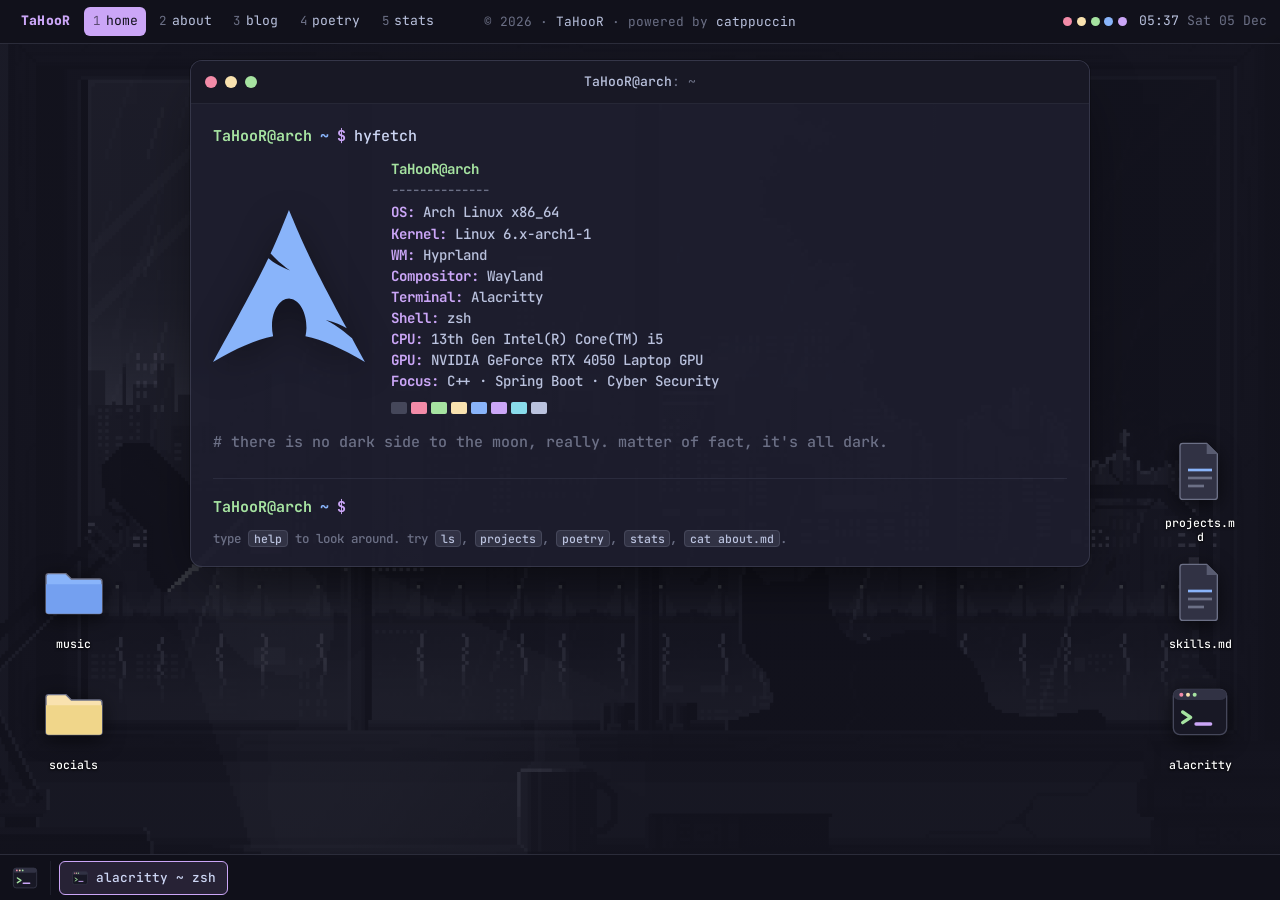
<file: index.html>
<!DOCTYPE html>
<html lang="en">

<head>
  <meta charset="UTF-8" />
  <meta name="viewport" content="width=device-width, initial-scale=1" />
  <title>TaHooR</title>
  <meta name="theme-color" content="#11111b" />
  <link rel="stylesheet" href="assets/css/style.css" />
  <link rel="preconnect" href="https://fonts.gstatic.com" crossorigin />
  <link rel="stylesheet" href="https://cdnjs.cloudflare.com/ajax/libs/font-awesome/6.5.1/css/all.min.css" />
</head>

<body data-cwd="~" data-root="">
  <div class="wallpaper" aria-hidden="true"></div>
  <a class="skip-link" href="#main">Skip to main content</a>

  <header class="panel">
    <div class="panel-left">
      <a class="panel-brand" href="">TaHooR</a>
      <ul class="workspaces">
        <li><a aria-current="page" href=""><span class="ws-num">1</span>home</a></li>
        <li><a href="about/"><span class="ws-num">2</span>about</a></li>
        <li><a href="blogs/"><span class="ws-num">3</span>blog</a></li>
        <li><a href="poetry/"><span class="ws-num">4</span>poetry</a></li>
        <li><a href="stats/"><span class="ws-num">5</span>stats</a></li>
      </ul>
    </div>
    <div class="panel-center"><span>&copy; 2026 &middot; <a href="https://github.com/TaH00R" target="_blank" rel="noopener">TaHooR</a> &middot; powered by <a href="https://www.catppuccin.com/" target="_blank" rel="noopener">catppuccin</a></span></div>
    <div class="panel-right">
      <span class="panel-swatches" aria-hidden="true">
        <i class="sw-red"></i><i class="sw-yellow"></i><i class="sw-green"></i><i class="sw-blue"></i><i class="sw-mauve"></i>
      </span>
      <span class="panel-clock"></span>
    </div>
  </header>

  <main id="main" class="desktop desktop-surface">
    <div class="desktop-icons" aria-hidden="true"></div>
    <section class="terminal window">
      <div class="term-titlebar">
        <span class="term-dots" aria-hidden="true"><i class="dot-red"></i><i class="dot-yellow"></i><i class="dot-green"></i></span>
        <span class="term-title"><b>TaHooR@arch</b>: ~</span>
        <span></span>
      </div>

      <div class="term-body">
        <div class="fetch-block">
        <div class="prompt">
          <span class="p-loc">TaHooR@arch</span>
          <span class="p-path">~</span>
          <span class="p-sym">$</span>
          <span class="p-cmd">hyfetch</span>
        </div>

        <div class="fetch">
          <pre class="fetch-logo arch-fetch-logo" aria-hidden="true"><img src="assets/images/arch.svg" alt="" /></pre>

          <div class="fetch-info">
            <div class="fi-head">TaHooR@arch</div>
            <div class="fi-rule">--------------</div>
            <div class="fi-line"><span class="k">OS:</span> <span class="v">Arch Linux x86_64</span></div>
            <div class="fi-line"><span class="k">Kernel:</span> <span class="v">Linux 6.x-arch1-1</span></div>
            <div class="fi-line"><span class="k">WM:</span> <span class="v">Hyprland</span></div>
            <div class="fi-line"><span class="k">Compositor:</span> <span class="v">Wayland</span></div>
            <div class="fi-line"><span class="k">Terminal:</span> <span class="v">Alacritty</span></div>
            <div class="fi-line"><span class="k">Shell:</span> <span class="v">zsh</span></div>
           <div class="fi-line">
  <span class="k">CPU:</span>
  <span class="v" data-site="cpu"></span>
</div>

<div class="fi-line">
  <span class="k">GPU:</span>
  <span class="v" data-site="gpu"></span>
</div>

<div class="fi-line">
  <span class="k">Focus:</span>
  <span class="v" data-site="focus"></span>
</div>
            <div class="fi-swatch" aria-hidden="true">
              <i style="background:#45475a"></i><i style="background:#f38ba8"></i><i style="background:#a6e3a1"></i><i style="background:#f9e2af"></i><i style="background:#89b4fa"></i><i style="background:#cba6f7"></i><i style="background:#89dceb"></i><i style="background:#bac2de"></i>
            </div>
          </div>
        </div>
        </div>

        <p class="comment">there is no dark side to the moon, really. matter of fact, it's all dark.</p>

        <div class="home-mobile">
          <div class="prompt"><span class="p-loc">TaHooR@arch</span> <span class="p-path">~</span> <span class="p-sym">$</span> <span class="p-cmd">cat <span class="arg">about.md</span></span></div>
          <div data-content="about-short"></div>

          <div class="prompt"><span class="p-loc">TaHooR@arch</span> <span class="p-path">~</span> <span class="p-sym">$</span> <span class="p-cmd">ls <span class="arg">~/projects</span></span></div>
          <ul class="rows" data-content="projects"></ul>

          <div class="prompt"><span class="p-loc">TaHooR@arch</span> <span class="p-path">~</span> <span class="p-sym">$</span> <span class="p-cmd">ls <span class="arg">~/skills</span></span></div>
          <ul class="rows" data-content="skills"></ul>

          <div class="prompt"><span class="p-loc">TaHooR@arch</span> <span class="p-path">~</span> <span class="p-sym">$</span> <span class="p-cmd">ls <span class="arg">~/</span></span></div>
          <p class="out">projects · skills · poetry · stats · music · blog · socials</p>
        </div>

        <div class="cmd">
          <div class="cmd-output"></div>
          <div class="cmd-line">
            <span class="p-loc">TaHooR@arch</span>
            <span class="p-path">~</span>
            <span class="p-sym">$</span>
            <input class="cmd-input" type="text" autocomplete="off" autocapitalize="off" autocorrect="off" spellcheck="false" aria-label="terminal command input" />
          </div>
          <div class="cmd-hint">type <kbd>help</kbd> to look around. try <kbd>ls</kbd>, <kbd>projects</kbd>, <kbd>poetry</kbd>, <kbd>stats</kbd>, <kbd>cat about.md</kbd>.</div>
        </div>
      </div>
    </section>
  </main>

  <footer class="footer footer-mobile">
    <div class="footer-socials" data-content="socials"></div>
    <p>&copy; 2026 &middot; <a href="https://github.com/TaH00R" target="_blank" rel="noopener">TaHooR</a> &middot; powered by <a href="https://www.catppuccin.com/" target="_blank" rel="noopener">catppuccin</a></p>

  </footer>

  <script src="assets/data/site.js"></script>
  <script src="assets/data/projects.js"></script>
  <script src="assets/data/skills.js"></script>
  <script src="assets/data/socials.js"></script>
  <script src="assets/data/about.js"></script>
  <script src="assets/data/poetry.js"></script>
  <script src="assets/data/stats.js"></script>
  <script src="assets/data/blogs.js"></script>
  <script src="assets/data/fortunes.js"></script>
  <script src="assets/data/music.js"></script>
  <script src="assets/js/app.js"></script>
  <script src="assets/js/filesystem.js"></script>
  <script src="assets/js/terminal.js"></script>
  <script src="assets/js/desktop.js"></script>
</body>

</html>
</file>
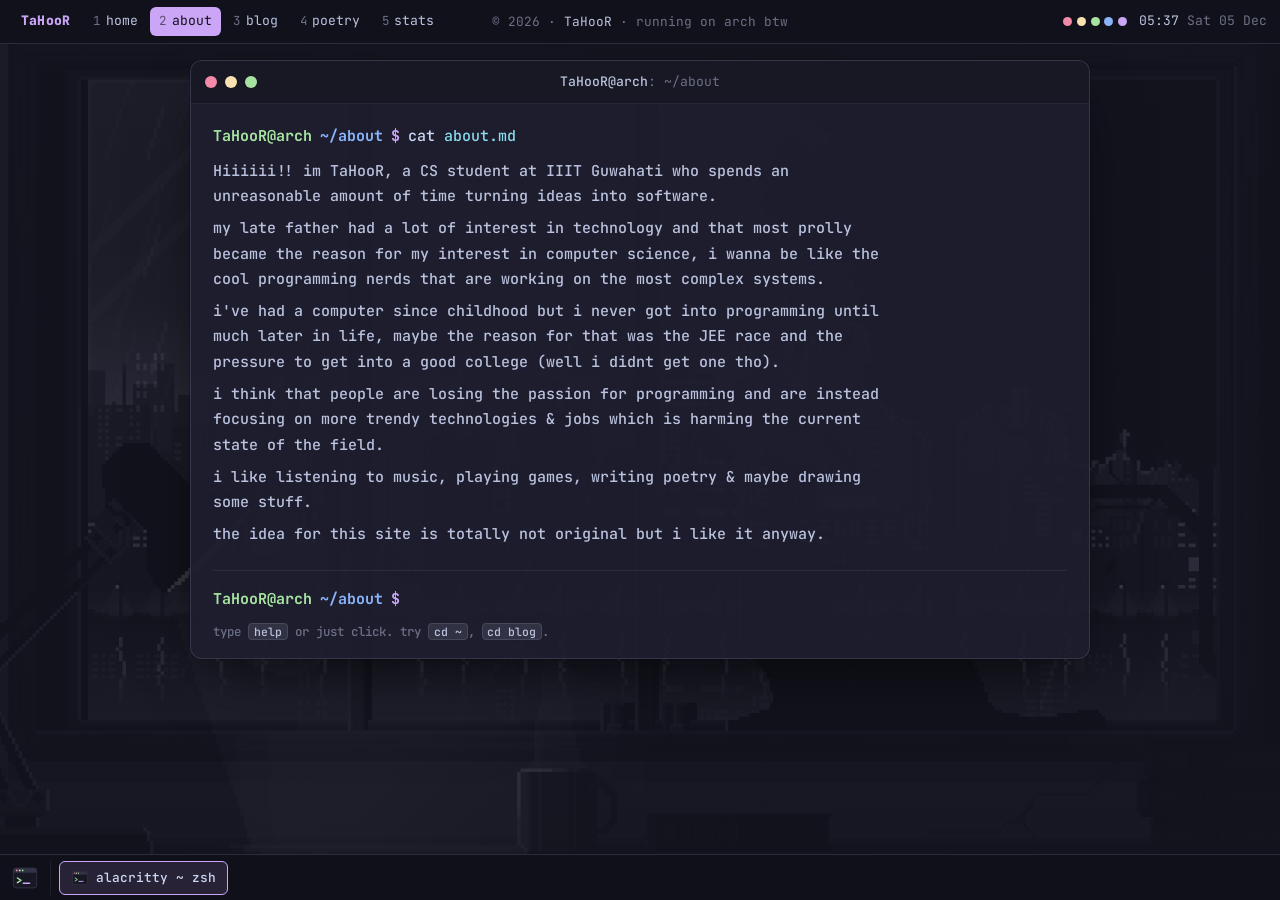
<file: about/index.html>
<!DOCTYPE html>
<html lang="en">

<head>
  <meta charset="UTF-8" />
  <meta name="viewport" content="width=device-width, initial-scale=1" />
  <title>about • TaHooR</title>
  <meta name="theme-color" content="#11111b" />
  <link rel="stylesheet" href="../assets/css/style.css" />
</head>

<body data-cwd="~/about" data-root="../">
  <div class="wallpaper" aria-hidden="true"></div>
  <a class="skip-link" href="#main">Skip to main content</a>

  <header class="panel">
    <div class="panel-left">
      <a class="panel-brand" href="../">TaHooR</a>
      <ul class="workspaces">
        <li><a href="../"><span class="ws-num">1</span>home</a></li>
        <li><a aria-current="page" href="../about/"><span class="ws-num">2</span>about</a></li>
        <li><a href="../blogs/"><span class="ws-num">3</span>blog</a></li>
        <li><a href="../poetry/"><span class="ws-num">4</span>poetry</a></li>
        <li><a href="../stats/"><span class="ws-num">5</span>stats</a></li>
      </ul>
    </div>
    <div class="panel-center"><span>&copy; 2026 &middot; <a href="https://github.com/TaHooR" target="_blank" rel="noopener">TaHooR</a> &middot; running on <span>arch btw</span></span></div>
    <div class="panel-right">
      <span class="panel-swatches" aria-hidden="true">
        <i class="sw-red"></i><i class="sw-yellow"></i><i class="sw-green"></i><i class="sw-blue"></i><i class="sw-mauve"></i>
      </span>
      <span class="panel-clock"></span>
    </div>
  </header>

  <main id="main" class="desktop desktop-surface">
    <section class="terminal window">
      <div class="term-titlebar">
        <span class="term-dots" aria-hidden="true"><i class="dot-red"></i><i class="dot-yellow"></i><i class="dot-green"></i></span>
        <span class="term-title"><b>TaHooR@arch</b>: ~/about</span>
        <span></span>
      </div>

      <div class="term-body">
        <div class="prompt">
          <span class="p-loc">TaHooR@arch</span>
          <span class="p-path">~/about</span>
          <span class="p-sym">$</span>
          <span class="p-cmd">cat <span class="arg">about.md</span></span>
        </div>

        <div data-content="about-long"></div>

        <div class="cmd">
          <div class="cmd-output"></div>
          <div class="cmd-line">
            <span class="p-loc">TaHooR@arch</span>
            <span class="p-path">~/about</span>
            <span class="p-sym">$</span>
            <input class="cmd-input" type="text" autocomplete="off" autocapitalize="off" autocorrect="off" spellcheck="false" aria-label="terminal command input" />
          </div>
          <div class="cmd-hint">type <kbd>help</kbd> or just click. try <kbd>cd ~</kbd>, <kbd>cd blog</kbd>.</div>
        </div>
      </div>
    </section>
  </main>

  <script src="../assets/data/site.js"></script>
  <script src="../assets/data/projects.js"></script>
  <script src="../assets/data/skills.js"></script>
  <script src="../assets/data/socials.js"></script>
  <script src="../assets/data/about.js"></script>
  <script src="../assets/data/poetry.js"></script>
  <script src="../assets/data/stats.js"></script>
  <script src="../assets/data/blogs.js"></script>
  <script src="../assets/data/fortunes.js"></script>
  <script src="../assets/data/music.js"></script>
  <script src="../assets/js/app.js"></script>
  <script src="../assets/js/filesystem.js"></script>
  <script src="../assets/js/terminal.js"></script>
  <script src="../assets/js/desktop.js"></script>
</body>

</html>
</file>
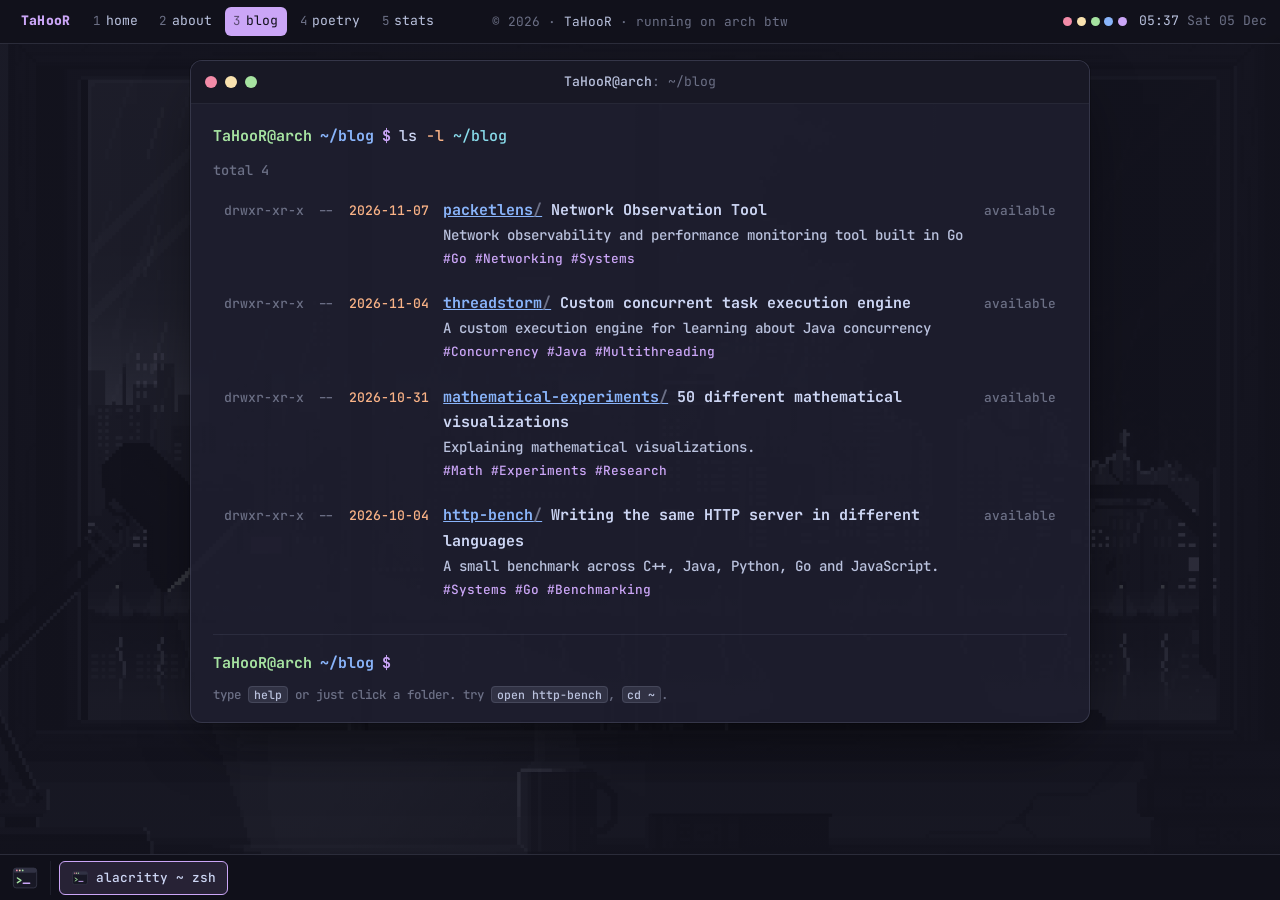
<file: blogs/index.html>
<!DOCTYPE html>
<html lang="en">

<head>
  <meta charset="UTF-8" />
  <meta name="viewport" content="width=device-width, initial-scale=1" />
  <title>blog • TaHooR</title>
  <meta name="theme-color" content="#11111b" />
  <link rel="stylesheet" href="../assets/css/style.css" />
</head>

<body data-cwd="~/blog" data-root="../">
  <div class="wallpaper" aria-hidden="true"></div>
  <a class="skip-link" href="#main">Skip to main content</a>

  <header class="panel">
    <div class="panel-left">
      <a class="panel-brand" href="../">TaHooR</a>
      <ul class="workspaces">
        <li><a href="../"><span class="ws-num">1</span>home</a></li>
        <li><a href="../about/"><span class="ws-num">2</span>about</a></li>
        <li><a aria-current="page" href=""><span class="ws-num">3</span>blog</a></li>
        <li><a href="../poetry/"><span class="ws-num">4</span>poetry</a></li>
        <li><a href="../stats/"><span class="ws-num">5</span>stats</a></li>

      </ul>
    </div>
    <div class="panel-center"><span>&copy; 2026 &middot; <a href="https://github.com/TaHooR" target="_blank" rel="noopener">TaHooR</a> &middot; running on <span>arch btw</span></span></div>
    <div class="panel-right">
      <span class="panel-swatches" aria-hidden="true">
        <i class="sw-red"></i><i class="sw-yellow"></i><i class="sw-green"></i><i class="sw-blue"></i><i class="sw-mauve"></i>
      </span>
      <span class="panel-clock"></span>
    </div>
  </header>

  <main id="main" class="desktop desktop-surface">
    <section class="terminal window">
      <div class="term-titlebar">
        <span class="term-dots" aria-hidden="true"><i class="dot-red"></i><i class="dot-yellow"></i><i class="dot-green"></i></span>
        <span class="term-title"><b>TaHooR@arch</b>: ~/blog</span>
        <span></span>
      </div>

      <div class="term-body">
        <div class="prompt">
          <span class="p-loc">TaHooR@arch</span>
          <span class="p-path">~/blog</span>
          <span class="p-sym">$</span>
          <span class="p-cmd">ls <span class="flag">-l</span> <span class="arg">~/blog</span></span>
        </div>

        <div class="ls">
  <div class="ls-total">total 4</div>

  <div class="ls-row">
    <span class="ls-perms">drwxr-xr-x</span>
    <span class="ls-size">--</span>
    <span class="ls-date">2026-11-07</span>
    <span class="ls-name">
      <a class="ls-dir" href="packetlens/">packetlens</a>
      <span class="ls-title">Network Observation Tool</span>
      <span class="ls-desc">Network observability and performance monitoring tool built in Go</span>
      <span class="ls-tags">
        <span class="t">#Go</span>
        <span class="t">#Networking</span>
        <span class="t">#Systems</span>
      </span>
    </span>
    <span class="ls-meta">available</span>
  </div>

  <div class="ls-row">
    <span class="ls-perms">drwxr-xr-x</span>
    <span class="ls-size">--</span>
    <span class="ls-date">2026-11-04</span>
    <span class="ls-name">
      <a class="ls-dir" href="threadstorm/">threadstorm</a>
      <span class="ls-title">Custom concurrent task execution engine</span>
      <span class="ls-desc">A custom execution engine for learning about Java concurrency</span>
      <span class="ls-tags">
        <span class="t">#Concurrency</span>
        <span class="t">#Java</span>
        <span class="t">#Multithreading</span>
      </span>
    </span>
    <span class="ls-meta">available</span>
  </div>

  <div class="ls-row">
    <span class="ls-perms">drwxr-xr-x</span>
    <span class="ls-size">--</span>
    <span class="ls-date">2026-10-31</span>
    <span class="ls-name">
      <a class="ls-dir" href="mathematical-experiments/">mathematical-experiments</a>
      <span class="ls-title">50 different mathematical visualizations</span>
      <span class="ls-desc">Explaining mathematical visualizations.</span>
      <span class="ls-tags">
        <span class="t">#Math</span>
        <span class="t">#Experiments</span>
        <span class="t">#Research</span>
      </span>
    </span>
    <span class="ls-meta">available</span>
  </div>

  <div class="ls-row">
    <span class="ls-perms">drwxr-xr-x</span>
    <span class="ls-size">--</span>
    <span class="ls-date">2026-10-04</span>
    <span class="ls-name">
      <a class="ls-dir" href="http-bench/">http-bench</a>
      <span class="ls-title">Writing the same HTTP server in different languages</span>
      <span class="ls-desc">A small benchmark across C++, Java, Python, Go and JavaScript.</span>
      <span class="ls-tags">
        <span class="t">#Systems</span>
        <span class="t">#Go</span>
        <span class="t">#Benchmarking</span>
      </span>
    </span>
    <span class="ls-meta">available</span>
  </div>
</div>

        <div class="cmd">
          <div class="cmd-output"></div>
          <div class="cmd-line">
            <span class="p-loc">TaHooR@arch</span>
            <span class="p-path">~/blog</span>
            <span class="p-sym">$</span>
            <input class="cmd-input" type="text" autocomplete="off" autocapitalize="off" autocorrect="off" spellcheck="false" aria-label="terminal command input" />
          </div>
          <div class="cmd-hint">type <kbd>help</kbd> or just click a folder. try <kbd>open http-bench</kbd>, <kbd>cd ~</kbd>.</div>
        </div>
      </div>
    </section>
  </main>

  <script src="../assets/data/site.js"></script>
  <script src="../assets/data/projects.js"></script>
  <script src="../assets/data/skills.js"></script>
  <script src="../assets/data/socials.js"></script>
  <script src="../assets/data/about.js"></script>
  <script src="../assets/data/poetry.js"></script>
  <script src="../assets/data/stats.js"></script>
  <script src="../assets/data/blogs.js"></script>
  <script src="../assets/data/fortunes.js"></script>
  <script src="../assets/data/music.js"></script>
  <script src="../assets/js/app.js"></script>
  <script src="../assets/js/filesystem.js"></script>
  <script src="../assets/js/terminal.js"></script>
  <script src="../assets/js/desktop.js"></script>
</body>

</html>
</file>
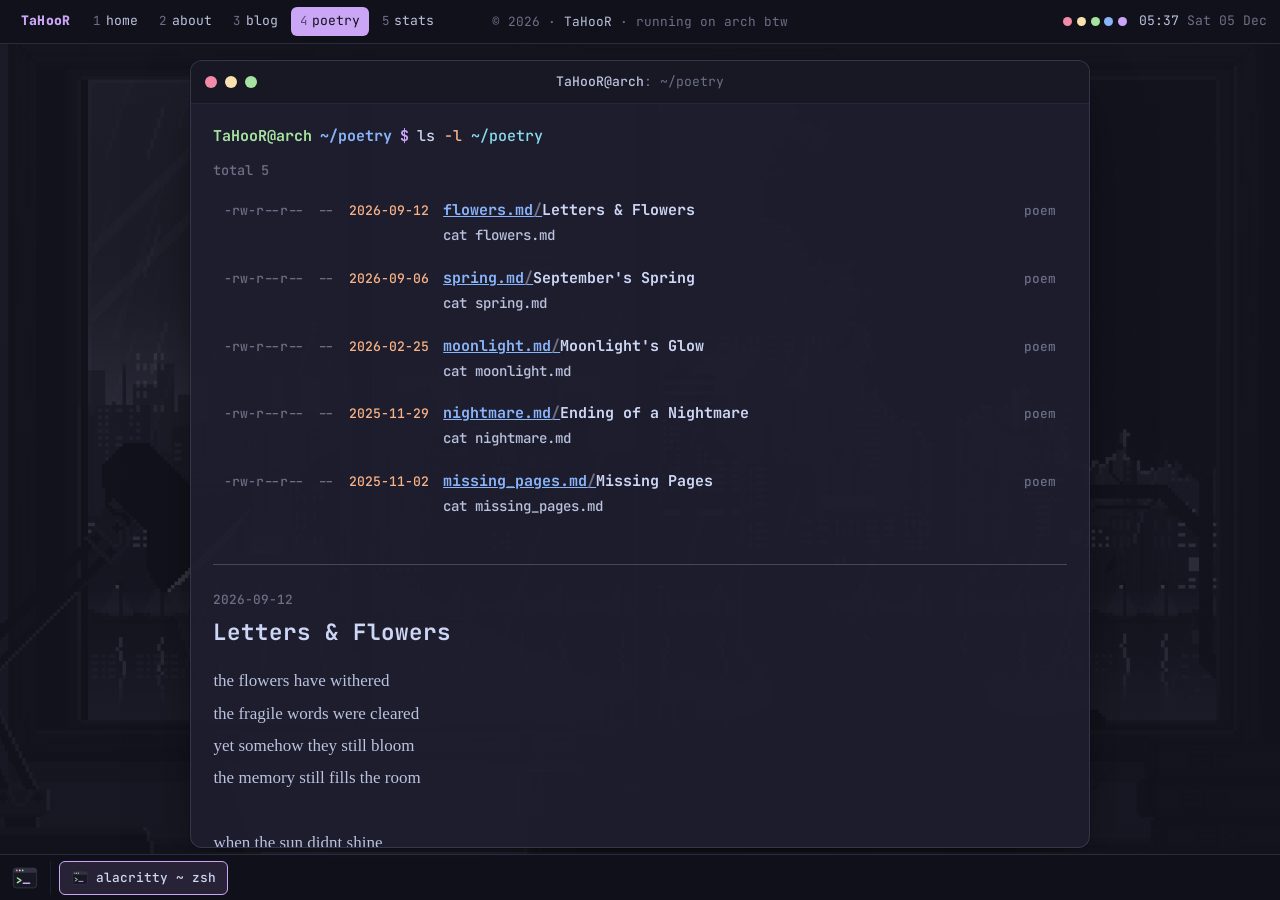
<file: poetry/index.html>
<!DOCTYPE html>
<html lang="en">

<head>
  <meta charset="UTF-8" />
  <meta name="viewport" content="width=device-width, initial-scale=1" />

  <title>poetry • TaHooR</title>
  <meta name="theme-color" content="#11111b" />

  <link rel="stylesheet" href="../assets/css/style.css" />
</head>

<body data-cwd="~/poetry" data-root="../">
  <div class="wallpaper" aria-hidden="true"></div>
  <a class="skip-link" href="#main">Skip to main content</a>

  <header class="panel">
    <div class="panel-left">
      <a class="panel-brand" href="../">TaHooR</a>

      <ul class="workspaces">
        <li>
          <a href="../">
            <span class="ws-num">1</span>home
          </a>
        </li>

        <li>
          <a href="../about/">
            <span class="ws-num">2</span>about
          </a>
        </li>

        <li>
          <a href="../blogs/">
            <span class="ws-num">3</span>blog
          </a>
        </li>

        <li>
          <a aria-current="page" href="">
            <span class="ws-num">4</span>poetry
          </a>
          
        <li>
          <a href="../stats/">
            <span class="ws-num">5</span>stats
          </a>
        </li>
        </li>
      </ul>
    </div>

    <div class="panel-center">
      <span>
        &copy; 2026 &middot;
        <a
          href="https://github.com/TaH00R"
          target="_blank"
          rel="noopener"
        >TaHooR</a>
        &middot; running on <span>arch btw</span>
      </span>
    </div>

    <div class="panel-right">
      <span class="panel-swatches" aria-hidden="true">
        <i class="sw-red"></i>
        <i class="sw-yellow"></i>
        <i class="sw-green"></i>
        <i class="sw-blue"></i>
        <i class="sw-mauve"></i>
      </span>

      <span class="panel-clock"></span>
    </div>
  </header>

  <main id="main" class="desktop desktop-surface">
    <section class="terminal window">

      <div class="term-titlebar">
        <span class="term-dots" aria-hidden="true">
          <i class="dot-red"></i>
          <i class="dot-yellow"></i>
          <i class="dot-green"></i>
        </span>

        <span class="term-title">
          <b>TaHooR@arch</b>: ~/poetry
        </span>

        <span></span>
      </div>

      <div class="term-body">

        <div class="prompt">
          <span class="p-loc">TaHooR@arch</span>
          <span class="p-path">~/poetry</span>
          <span class="p-sym">$</span>
          <span class="p-cmd">
            ls <span class="flag">-l</span> <span class="arg">~/poetry</span>
          </span>
        </div>

        <div id="poetry-list" class="ls"></div>

        <div class="cmd">
          <div class="cmd-output"></div>

          <div class="cmd-line">
            <span class="p-loc">TaHooR@arch</span>
            <span class="p-path">~/poetry</span>
            <span class="p-sym">$</span>

            <input
              class="cmd-input"
              type="text"
              autocomplete="off"
              autocapitalize="off"
              autocorrect="off"
              spellcheck="false"
              aria-label="terminal command input"
            />
          </div>

          <div class="cmd-hint">
            type <kbd>help</kbd> or try
            <kbd>cat missing_pages.md</kbd>,
            <kbd>ls</kbd>, <kbd>cd ~</kbd>.
          </div>
        </div>

      </div>
    </section>
  </main>

  <script src="../assets/data/site.js"></script>
  <script src="../assets/data/projects.js"></script>
  <script src="../assets/data/skills.js"></script>
  <script src="../assets/data/socials.js"></script>
  <script src="../assets/data/about.js"></script>
  <script src="../assets/data/poetry.js"></script>
  <script src="../assets/data/stats.js"></script>
  <script src="../assets/data/blogs.js"></script>
  <script src="../assets/data/fortunes.js"></script>
  <script src="../assets/data/music.js"></script>

  <script src="../assets/js/poetry.js"></script>
  <script src="../assets/js/app.js"></script>
  <script src="../assets/js/filesystem.js"></script>
  <script src="../assets/js/terminal.js"></script>
  <script src="../assets/js/desktop.js"></script>
</body>

</html>
</file>
<file: assets/css/style.css>
@import url('https://fonts.googleapis.com/css2?family=Inter:wght@400;600;700&family=JetBrains+Mono:wght@400;500;700;800&display=swap');

/* Catppuccin Mocha */
:root {
  --base: #1e1e2e;
  --mantle: #181825;
  --crust: #11111b;
  --surface0: #313244;
  --surface1: #45475a;
  --text: #cdd6f4;
  --subtext: #bac2de;
  --overlay: #6c7086;
  --lavender: #b4befe;
  --mauve: #cba6f7;
  --blue: #89b4fa;
  --sky: #89dceb;
  --green: #a6e3a1;
  --yellow: #f9e2af;
  --peach: #fab387;
  --red: #f38ba8;

  --border: rgba(205, 214, 244, .08);
  --border-strong: rgba(205, 214, 244, .14);
  --mono: 'JetBrains Mono', 'Fira Mono', ui-monospace, monospace;
  --sans: Inter, system-ui, -apple-system, 'Segoe UI', Roboto, 'Noto Sans', Arial, sans-serif;
}

* {
  margin: 0;
  padding: 0;
  box-sizing: border-box;
  -webkit-tap-highlight-color: transparent;
}

html {
  color-scheme: dark;
  text-rendering: optimizeLegibility;
  scroll-behavior: smooth;
}

:focus-visible {
  outline: 2px solid var(--lavender);
  outline-offset: 2px;
  border-radius: 6px;
}

body {
  min-height: 100vh;
  color: var(--text);
  font: 400 15px/1.7 var(--mono);
  -webkit-font-smoothing: antialiased;
  -moz-osx-font-smoothing: grayscale;
  background-color: var(--crust);
}

.wallpaper {
  position: fixed;
  inset: 0;
  z-index: -1;
  background-color: var(--crust);
  background-image:
    linear-gradient(rgba(17, 17, 27, .74), rgba(17, 17, 27, .84)),
    url("../images/cat-vibin.png");
  background-size: cover;
  background-position: center;
  background-repeat: no-repeat;
  view-transition-name: wallpaper;
}

@view-transition {
  navigation: auto;
}

.panel { view-transition-name: panel; }
.taskbar { view-transition-name: taskbar; }

::view-transition-old(root) {
  animation: vt-out 240ms cubic-bezier(.4, 0, .2, 1) both;
}

::view-transition-new(root) {
  animation: vt-in 280ms cubic-bezier(.4, 0, .2, 1) both;
}

@keyframes vt-out {
  to { opacity: 0; transform: translateX(-26px); }
}

@keyframes vt-in {
  from { opacity: 0; transform: translateX(26px); }
}

@media (prefers-reduced-motion: reduce) {
  ::view-transition-old(root),
  ::view-transition-new(root) { animation: none; }
}

.skip-link {
  position: absolute;
  left: 1rem;
  top: -100px;
  background: var(--mantle);
  color: var(--text);
  padding: .5rem .75rem;
  border-radius: 8px;
  z-index: 100;
  box-shadow: 0 2px 8px rgba(0, 0, 0, .25);
  transition: top .2s;
}

.skip-link:focus-visible {
  top: 1rem;
}

/* ============================================================
   top status bar
   ============================================================ */
.panel {
  position: sticky;
  top: 0;
  z-index: 50;
  display: flex;
  align-items: center;
  justify-content: space-between;
  gap: 1rem;
  padding: .45rem .8rem;
  background: rgba(17, 17, 27, .85);
  -webkit-backdrop-filter: blur(10px);
  backdrop-filter: blur(10px);
  border-bottom: 1px solid var(--border-strong);
  font-size: .82rem;
}

.panel-left,
.panel-right {
  display: flex;
  align-items: center;
  gap: .35rem;
  min-width: 0;
}

.panel-brand {
  color: var(--mauve);
  font-weight: 800;
  text-decoration: none;
  padding: .2rem .5rem;
  letter-spacing: .3px;
  flex-shrink: 0;
}

.panel-brand:hover {
  color: var(--lavender);
}

.workspaces {
  display: flex;
  align-items: center;
  gap: .25rem;
  list-style: none;
  flex-wrap: wrap;
}

.workspaces a {
  display: inline-flex;
  align-items: baseline;
  gap: .35rem;
  text-decoration: none;
  color: var(--subtext);
  padding: .2rem .55rem;
  border-radius: 6px;
  transition: color .15s, background .15s;
}

.workspaces a .ws-num {
  color: var(--overlay);
  font-size: .78rem;
}

.workspaces a:hover {
  color: var(--lavender);
  background: rgba(180, 190, 254, .08);
}

.workspaces a[aria-current="page"] {
  color: var(--crust);
  background: var(--mauve);
}

.workspaces a[aria-current="page"] .ws-num {
  color: rgba(17, 17, 27, .6);
}

.panel-swatches {
  display: flex;
  gap: .3rem;
}

.panel-swatches i {
  width: 9px;
  height: 9px;
  border-radius: 50%;
  display: inline-block;
}

.sw-red { background: var(--red); }
.sw-yellow { background: var(--yellow); }
.sw-green { background: var(--green); }
.sw-blue { background: var(--blue); }
.sw-mauve { background: var(--mauve); }

.panel-clock {
  color: var(--subtext);
  font-variant-numeric: tabular-nums;
  white-space: nowrap;
  padding-left: .4rem;
}

.panel-clock .clock-date {
  color: var(--overlay);
}

.panel-center {
  position: absolute;
  left: 50%;
  transform: translateX(-50%);
  color: var(--overlay);
  font-size: .8rem;
  white-space: nowrap;
  pointer-events: auto;
}

.panel-center a {
  color: var(--subtext);
  text-decoration: none;
}

.panel-center a:hover {
  color: var(--mauve);
}

/* ============================================================
   terminal window
   ============================================================ */
.desktop {
  max-width: 960px;
  margin: 0 auto;
  padding: 1.6rem 1.1rem 3rem;
  transition: opacity .18s ease;
}

.desktop--wide {
  max-width: 1180px;
}

.desktop.is-fading {
  opacity: 0;
}

.terminal {
  background: rgba(30, 30, 46, .92);
  border: 1px solid var(--border-strong);
  border-radius: 12px;
  overflow: hidden;
  box-shadow: 0 24px 60px -20px rgba(0, 0, 0, .7), 0 0 0 1px rgba(0, 0, 0, .2);
}

.term-titlebar {
  display: grid;
  grid-template-columns: 1fr auto 1fr;
  align-items: center;
  gap: .5rem;
  padding: .6rem .9rem;
  background: var(--mantle);
  border-bottom: 1px solid var(--border);
}

.term-dots,
.win-dots {
  display: flex;
  gap: .5rem;
}

.term-dots i,
.win-dots i {
  width: 12px;
  height: 12px;
  border-radius: 50%;
  display: inline-block;
}

.dot-red { background: var(--red); }
.dot-yellow { background: var(--yellow); }
.dot-green { background: var(--green); }

.term-title {
  justify-self: center;
  color: var(--overlay);
  font-size: .82rem;
  white-space: nowrap;
  overflow: hidden;
  text-overflow: ellipsis;
  max-width: 100%;
}

.term-title b {
  color: var(--subtext);
  font-weight: 500;
}

.term-body {
  padding: 1.25rem 1.4rem 1rem;
  font-weight: 500;
}

/* prompt line */
.prompt {
  display: flex;
  flex-wrap: wrap;
  align-items: baseline;
  gap: .5rem;
  margin: 1.4rem 0 .6rem;
}

.prompt:first-child {
  margin-top: 0;
}

.p-user, .p-host, .p-loc { color: var(--green); font-weight: 700; }
.p-at { color: var(--overlay); }
.p-path { color: var(--blue); font-weight: 700; }
.p-sym { color: var(--mauve); font-weight: 700; }
.p-cmd { color: var(--text); }
.p-cmd .flag { color: var(--peach); }
.p-cmd .arg { color: var(--sky); }

/* blinking cursor */
.cursor {
  display: inline-block;
  width: .55em;
  height: 1.05em;
  transform: translateY(.18em);
  background: var(--text);
  animation: blink 1.1s steps(1) infinite;
}

@keyframes blink {
  50% { opacity: 0; }
}

.comment {
  color: var(--overlay);
}

.comment::before {
  content: "# ";
}

/* ============================================================
   fastfetch / hyfetch block (home)
   ============================================================ */
.fetch {
  display: grid;
  grid-template-columns: auto 1fr;
  gap: 1.1rem;
  align-items: center;
  margin: .6rem 0 1rem;
}

.fetch-logo {
  font-family: var(--mono);
  font-size: clamp(6px, 1.3vw, 10px);
  line-height: 1.05;
  white-space: pre;
  margin: 0;
  overflow: hidden;
}


/* Arch Linux fetch logo */
.arch-fetch-logo {
  display: flex;
  align-items: center;
  justify-content: center;
  width: clamp(110px, 15vw, 160px);
  height: clamp(120px, 15vw, 160px);
  overflow: visible;
}

.arch-fetch-logo img {
  display: block;
  width: 100%;
  height: 100%;
  object-fit: contain;
  filter: drop-shadow(0 8px 18px rgba(0, 0, 0, .35));
}

@media (max-width: 720px) {
  .arch-fetch-logo {
    width: 150px;
    height: 150px;
    justify-content: flex-start;
  }
}

.fetch-info {
  font-size: .88rem;
  line-height: 1.5;
  min-width: 0;
}

.fetch-info .fi-head {
  color: var(--green);
  font-weight: 700;
}

.fetch-info .fi-rule {
  color: var(--overlay);
  letter-spacing: -1px;
  margin-bottom: .1rem;
}

.fetch-info .fi-line .k {
  color: var(--mauve);
  font-weight: 700;
}

.fetch-info .fi-line .v {
  color: var(--subtext);
  overflow-wrap: anywhere;
}

.fetch-info .fi-swatch {
  display: flex;
  gap: 4px;
  margin-top: .6rem;
}

.fetch-info .fi-swatch i {
  width: 16px;
  height: 12px;
  border-radius: 2px;
  display: inline-block;
}

/* ============================================================
   generic terminal output
   ============================================================ */
.term-body h1,
.term-body h2 {
  font-family: var(--mono);
}

.out {
  color: var(--subtext);
  margin: .2rem 0 .4rem;
  max-width: 74ch;
}

.out a {
  color: var(--lavender);
  text-decoration: underline;
  text-underline-offset: 2px;
}

.out a:hover { color: var(--mauve); }

/* project / skill rows rendered like a listing */
.rows {
  list-style: none;
  display: flex;
  flex-direction: column;
  gap: .3rem;
  margin: .2rem 0 .4rem;
  padding: 0;
}

.row {
  display: grid;
  grid-template-columns: auto 1fr;
  gap: .7rem;
  align-items: baseline;
  padding: .45rem .6rem;
  border-radius: 8px;
  border: 1px solid transparent;
  transition: background .15s, border-color .15s;
}

.row:hover {
  background: rgba(180, 190, 254, .05);
  border-color: var(--border);
}

.row .dot {
  color: var(--green);
  font-size: .9rem;
  line-height: 1.4;
}

.row .dot::before { content: "→"; }

.row-title {
  color: var(--text);
  font-weight: 700;
}

.row-sub {
  color: var(--overlay);
  font-size: .9rem;
}

/* ============================================================
   ls -l listing (blog index)
   ============================================================ */
.ls {
  display: flex;
  flex-direction: column;
  gap: .1rem;
  margin: .3rem 0 .5rem;
}

.ls-total {
  color: var(--overlay);
  font-size: .85rem;
  margin-bottom: .35rem;
}

.ls-row {
  display: grid;
  grid-template-columns: auto auto auto 1fr auto;
  align-items: baseline;
  gap: .5rem .9rem;
  padding: .5rem .6rem;
  border-radius: 8px;
  text-decoration: none;
  color: inherit;
  border: 1px solid transparent;
  transition: background .15s, border-color .15s;
}

.ls-row:hover {
  background: rgba(137, 180, 250, .06);
  border-color: var(--border);
}

.ls-perms {
  color: var(--overlay);
  font-size: .82rem;
  white-space: nowrap;
}

.ls-size {
  color: var(--overlay);
  font-size: .82rem;
  white-space: nowrap;
}

.ls-date {
  color: var(--peach);
  font-size: .82rem;
  white-space: nowrap;
}

.ls-name {
  min-width: 0;
}

.ls-dir {
  color: var(--blue);
  font-weight: 700;
}

.ls-dir::after {
  content: "/";
  color: var(--overlay);
}

.ls-row:hover .ls-dir {
  color: var(--sky);
  text-decoration: underline;
  text-underline-offset: 2px;
}

.ls-title {
  color: var(--text);
  font-weight: 700;
  margin-top: .15rem;
}

.ls-desc {
  color: var(--subtext);
  font-size: .88rem;
  line-height: 1.5;
  margin-top: .1rem;
  display: -webkit-box;
  -webkit-line-clamp: 2;
  line-clamp: 2;
  -webkit-box-orient: vertical;
  overflow: hidden;
}

.ls-tags {
  color: var(--overlay);
  font-size: .8rem;
  margin-top: .2rem;
}

.ls-tags .t {
  color: var(--mauve);
}

.ls-meta {
  color: var(--overlay);
  font-size: .8rem;
  white-space: nowrap;
  justify-self: end;
}

/* ============================================================
   interactive command bar (hybrid)
   ============================================================ */
.cmd {
  margin-top: 1.4rem;
  border-top: 1px solid var(--border);
  padding-top: 1rem;
}

.cmd-output {
  display: flex;
  flex-direction: column;
  gap: .15rem;
  margin-bottom: .4rem;
}

.cmd-output:empty {
  margin-bottom: 0;
}

.cmd-output .line {
  white-space: pre-wrap;
  overflow-wrap: anywhere;
  color: var(--subtext);
}

.cmd-output .line.echo { color: var(--overlay); }
.cmd-output .line.err { color: var(--red); }
.cmd-output .line.ok { color: var(--green); }
.cmd-output .line.accent { color: var(--mauve); }
.cmd-output .line.dim { color: var(--overlay); }
.cmd-output .line.warn { color: var(--yellow); }
.cmd-output .line.info { color: var(--sky); }
.cmd-output .line a { color: var(--lavender); text-decoration: underline; }

.cmd-output .line.rtitle { color: var(--text); font-weight: 700; }
.cmd-output .line.rtitle::before { content: "→ "; color: var(--green); font-weight: 700; }
.cmd-output .line.rsub { color: var(--overlay); padding-left: 1.35rem; margin-bottom: .35rem; }
.cmd-output .line.spacer { height: .4rem; }

.cmd-line {
  display: flex;
  align-items: baseline;
  gap: .5rem;
}

.cmd-line .p-user { color: var(--green); font-weight: 700; }
.cmd-line .p-at { color: var(--overlay); }
.cmd-line .p-host { color: var(--green); font-weight: 700; }
.cmd-line .p-path { color: var(--blue); font-weight: 700; }
.cmd-line .p-sym { color: var(--mauve); font-weight: 700; }

.cmd-input {
  flex: 1;
  min-width: 0;
  background: transparent;
  border: none;
  outline: none;
  color: var(--text);
  font: inherit;
  caret-color: var(--mauve);
  padding: 0;
}

.cmd-hint {
  color: var(--overlay);
  font-size: .78rem;
  margin-top: .5rem;
}

.cmd-hint kbd {
  background: var(--surface0);
  border: 1px solid var(--surface1);
  border-radius: 4px;
  padding: 0 .3rem;
  font: inherit;
  font-size: .72rem;
  color: var(--subtext);
}

/* ============================================================
   socials + footer
   ============================================================ */
.socials {
  display: flex;
  gap: .55rem;
  margin: 1.4rem 0 .2rem;
}

.icon {
  width: 38px;
  height: 38px;
  display: inline-flex;
  align-items: center;
  justify-content: center;
  border-radius: 8px;
  border: 1px solid var(--border-strong);
  color: var(--text);
  text-decoration: none;
  transition: background .15s, color .15s, border-color .15s;
}

.icon:hover,
.icon:focus-visible {
  background: rgba(205, 214, 244, .08);
  color: var(--lavender);
  border-color: var(--lavender);
}

.footer {
  max-width: 960px;
  margin: 0 auto;
  padding: 1.4rem 1.1rem 2rem;
  color: var(--overlay);
  text-align: center;
  font-size: .85rem;
}

.footer-socials {
  display: flex;
  gap: .55rem;
  justify-content: center;
  margin-top: 1rem;
}

.footer a {
  color: var(--subtext);
  text-decoration: underline;
}

.footer a:hover {
  color: var(--mauve);
}

/* ============================================================
   desktop surface + window manager (home)
   ============================================================ */
body {
  padding-bottom: 46px;
}

.desktop-surface {
  position: relative;
  width: 100%;
  max-width: none;
  height: calc(100vh - 46px - 46px);
  min-height: 440px;
  padding: 0;
  overflow: hidden;
}

.desktop-icons {
  position: absolute;
  inset: 0;
  pointer-events: none;
  z-index: 1;
}

.window {
  position: absolute;
  z-index: 10;
  display: flex;
  flex-direction: column;
  max-height: calc(100% - 20px);
}

.window > .term-titlebar,
.window > .win-bar {
  flex: 0 0 auto;
}

.window > .term-body,
.window > .iv-body,
.window > .pl-body {
  overflow-y: auto;
  min-height: 0;
}

.terminal.window {
  width: min(900px, 92vw);
}

.filemanager,
.docviewer,
.socialswin {
  background: var(--mantle);
  border: 1px solid var(--border-strong);
  border-radius: 12px;
  overflow: hidden;
  box-shadow: 0 24px 60px -20px rgba(0, 0, 0, .7);
}

.filemanager { width: min(620px, 92vw); }
.docviewer { width: min(560px, 92vw); }
.socialswin { width: min(320px, 92vw); }

.doc-h {
  font-family: var(--mono);
  font-weight: 700;
  color: var(--mauve);
  margin-bottom: .6rem;
}

.doc-body .rows { gap: .2rem; }

.soc-body {
  display: flex;
  flex-direction: column;
  gap: .4rem;
  padding: 1rem 1.1rem 1.2rem;
  background: var(--base);
}

.soc-item {
  display: flex;
  align-items: center;
  gap: .7rem;
  padding: .55rem .7rem;
  border-radius: 8px;
  border: 1px solid var(--border);
  color: var(--text);
  text-decoration: none;
  transition: background .15s, border-color .15s, color .15s;
}

.soc-item:hover {
  background: rgba(180, 190, 254, .08);
  border-color: var(--lavender);
  color: var(--lavender);
}

.soc-ic {
  width: 30px;
  height: 30px;
  display: inline-flex;
  align-items: center;
  justify-content: center;
  border-radius: 7px;
  border: 1px solid var(--border-strong);
  font-size: 1rem;
}

.soc-label { font-weight: 500; }

.footer-mobile { display: none; }

/* now-playing panel module */
.panel-np {
  display: none;
  align-items: center;
  gap: .4rem;
  max-width: 260px;
  padding: .15rem .5rem;
  margin-right: .3rem;
  border-radius: 6px;
  background: rgba(203, 166, 247, .12);
  color: var(--subtext);
  font-size: .78rem;
  white-space: nowrap;
  overflow: hidden;
}

.panel-np.show { display: inline-flex; }

.panel-np .np-note {
  width: 13px;
  height: 13px;
  flex-shrink: 0;
  fill: none;
  stroke: var(--mauve);
  stroke-width: 2;
}

.panel-np .np-text {
  overflow: hidden;
  text-overflow: ellipsis;
}

/* right-click context menu */
.ctx-menu {
  position: fixed;
  z-index: 200;
  min-width: 190px;
  padding: .35rem;
  background: rgba(24, 24, 37, .97);
  -webkit-backdrop-filter: blur(10px);
  backdrop-filter: blur(10px);
  border: 1px solid var(--border-strong);
  border-radius: 10px;
  box-shadow: 0 18px 44px -14px rgba(0, 0, 0, .8);
}

.ctx-item {
  display: block;
  width: 100%;
  text-align: left;
  padding: .4rem .6rem;
  border: none;
  border-radius: 6px;
  background: transparent;
  color: var(--subtext);
  font: 500 .85rem var(--mono);
  cursor: pointer;
}

.ctx-item:hover {
  background: var(--mauve);
  color: var(--crust);
}

.ctx-sep {
  height: 1px;
  margin: .3rem .2rem;
  background: var(--border);
}

/* launcher */
.launcher {
  position: fixed;
  inset: 0;
  z-index: 300;
  display: none;
  justify-content: center;
  align-items: flex-start;
  padding-top: 14vh;
  background: rgba(17, 17, 27, .55);
  -webkit-backdrop-filter: blur(3px);
  backdrop-filter: blur(3px);
}

.launcher.show { display: flex; }

.launcher-box {
  width: min(560px, 92vw);
  background: rgba(24, 24, 37, .98);
  border: 1px solid var(--border-strong);
  border-radius: 12px;
  overflow: hidden;
  box-shadow: 0 30px 70px -20px rgba(0, 0, 0, .85);
}

.launcher-input {
  width: 100%;
  padding: .9rem 1.1rem;
  border: none;
  border-bottom: 1px solid var(--border);
  background: transparent;
  color: var(--text);
  font: 500 1rem var(--mono);
  outline: none;
}

.launcher-input::placeholder { color: var(--overlay); }

.launcher-list {
  list-style: none;
  margin: 0;
  padding: .35rem;
  max-height: 46vh;
  overflow-y: auto;
}

.launcher-item {
  display: flex;
  align-items: baseline;
  justify-content: space-between;
  gap: 1rem;
  padding: .5rem .75rem;
  border-radius: 7px;
  cursor: pointer;
}

.launcher-item.sel,
.launcher-item:hover {
  background: rgba(180, 190, 254, .12);
}

.launcher-item .li-label { color: var(--text); font-weight: 500; }
.launcher-item.sel .li-label { color: var(--lavender); }
.launcher-item .li-sub { color: var(--overlay); font-size: .78rem; white-space: nowrap; }

.desktop--wide.desktop-surface .terminal.window,
.desktop--wide .terminal.window {
  width: min(1150px, 94vw);
}

.window.maximized {
  left: 0 !important;
  top: 0 !important;
  width: 100% !important;
  height: 100% !important;
  max-height: 100% !important;
  border-radius: 0;
}

.term-titlebar,
.win-bar {
  cursor: default;
  user-select: none;
}

.window.is-dragging {
  cursor: grabbing;
}

.window.is-dragging .term-titlebar,
.window.is-dragging .win-bar {
  cursor: grabbing;
}

.rz {
  position: absolute;
  z-index: 5;
}

.rz-n { top: -4px; left: 10px; right: 10px; height: 8px; cursor: ns-resize; }
.rz-s { bottom: -4px; left: 10px; right: 10px; height: 8px; cursor: ns-resize; }
.rz-e { right: -4px; top: 10px; bottom: 10px; width: 8px; cursor: ew-resize; }
.rz-w { left: -4px; top: 10px; bottom: 10px; width: 8px; cursor: ew-resize; }
.rz-ne { top: -5px; right: -5px; width: 14px; height: 14px; cursor: nesw-resize; }
.rz-nw { top: -5px; left: -5px; width: 14px; height: 14px; cursor: nwse-resize; }
.rz-se { bottom: -5px; right: -5px; width: 14px; height: 14px; cursor: nwse-resize; }
.rz-sw { bottom: -5px; left: -5px; width: 14px; height: 14px; cursor: nesw-resize; }

.window.maximized .rz {
  display: none;
}

.window.is-resizing {
  user-select: none;
}

.win-controls i {
  cursor: pointer;
  transition: filter .15s, transform .12s;
}

.win-controls i:hover {
  filter: brightness(1.2);
  transform: scale(1.15);
}

.win-bar {
  display: grid;
  grid-template-columns: 1fr auto 1fr;
  align-items: center;
  gap: .5rem;
  padding: .6rem .9rem;
  background: var(--mantle);
  border-bottom: 1px solid var(--border);
}

.imgviewer {
  background: var(--mantle);
  border: 1px solid var(--border-strong);
  border-radius: 12px;
  overflow: hidden;
  box-shadow: 0 24px 60px -20px rgba(0, 0, 0, .7);
}

.iv-body {
  padding: .5rem;
  background: var(--crust);
  display: flex;
  justify-content: center;
  align-items: center;
  flex: 1;
  overflow: hidden;
}

.iv-body img {
  display: block;
  width: auto;
  height: auto;
  max-width: min(70vw, 820px);
  border-radius: 4px;
}

.imgviewer[style*="height"] .iv-body img,
.imgviewer[style*="width"] .iv-body img {
  max-width: 100%;
  max-height: 100%;
  object-fit: contain;
}

/* desktop icons — kde plasma style */
.dz-icon {
  position: absolute;
  pointer-events: auto;
  width: 96px;
  display: flex;
  flex-direction: column;
  align-items: center;
  gap: .3rem;
  cursor: default;
  user-select: none;
  z-index: 2;
  padding: .3rem;
  border: 1px solid transparent;
  border-radius: 6px;
}

.dz-icon:hover {
  background: rgba(180, 190, 254, .12);
  border-color: rgba(180, 190, 254, .25);
  z-index: 3;
}

.dz-icon.is-dragging {
  cursor: grabbing;
  opacity: .85;
}

.dz-thumb {
  width: 72px;
  height: 72px;
  border-radius: 5px;
  overflow: hidden;
  border: 1px solid rgba(0, 0, 0, .5);
  box-shadow: 0 3px 8px -2px rgba(0, 0, 0, .7);
  background: var(--crust);
}

.dz-thumb img {
  display: block;
  width: 100%;
  height: 100%;
  object-fit: cover;
}

.dz-appicon svg {
  width: 64px;
  height: 64px;
  filter: drop-shadow(0 4px 10px rgba(0, 0, 0, .6));
}

.dz-label {
  font-size: .72rem;
  font-weight: 500;
  color: #fff;
  text-align: center;
  line-height: 1.2;
  padding: .05rem .25rem;
  border-radius: 3px;
  text-shadow: 0 1px 3px rgba(0, 0, 0, .95), 0 0 2px rgba(0, 0, 0, .9);
  max-width: 96px;
  display: -webkit-box;
  -webkit-line-clamp: 2;
  line-clamp: 2;
  -webkit-box-orient: vertical;
  overflow: hidden;
  word-break: break-word;
}

.dz-icon:hover .dz-label {
  background: var(--blue);
  color: var(--crust);
  text-shadow: none;
}

/* taskbar */
.taskbar {
  position: fixed;
  left: 0;
  right: 0;
  bottom: 0;
  height: 46px;
  z-index: 60;
  display: flex;
  align-items: center;
  gap: .5rem;
  padding: 0 .5rem;
  background: rgba(17, 17, 27, .9);
  -webkit-backdrop-filter: blur(10px);
  backdrop-filter: blur(10px);
  border-top: 1px solid var(--border-strong);
}

.tb-left {
  display: flex;
  align-items: center;
  border-right: 1px solid var(--border);
  padding-right: .5rem;
}

.tb-launch {
  width: 34px;
  height: 34px;
  padding: 3px;
  border: none;
  border-radius: 6px;
  background: transparent;
  cursor: pointer;
  transition: background .15s;
}

.tb-launch:hover {
  background: rgba(205, 214, 244, .1);
}

.tb-launch svg {
  width: 100%;
  height: 100%;
}

.tb-items {
  display: flex;
  align-items: center;
  gap: .35rem;
  overflow: hidden;
}

.tb-item {
  display: inline-flex;
  align-items: center;
  gap: .4rem;
  max-width: 190px;
  height: 34px;
  padding: 0 .7rem;
  border: 1px solid var(--border);
  border-radius: 6px;
  background: rgba(205, 214, 244, .04);
  color: var(--subtext);
  font: 500 .8rem var(--mono);
  cursor: pointer;
  transition: background .15s, border-color .15s, color .15s;
}

.tb-item:hover {
  background: rgba(205, 214, 244, .1);
  color: var(--text);
}

.tb-item.active {
  border-color: var(--mauve);
  color: var(--text);
  background: rgba(203, 166, 247, .12);
}

.tb-item.minimized {
  opacity: .55;
}

.tb-item .tb-ico {
  width: 18px;
  height: 18px;
  display: inline-flex;
}

.tb-item .tb-ico svg { width: 100%; height: 100%; }

.tb-item .tb-dot {
  width: 8px;
  height: 8px;
  border-radius: 50%;
  background: var(--green);
}

.tb-item .tb-title {
  overflow: hidden;
  text-overflow: ellipsis;
  white-space: nowrap;
}

.mobile-gallery,
.home-mobile {
  display: none;
}

/* ============================================================
   responsive
   ============================================================ */
@media (max-width: 1000px) {
  .panel-center { display: none; }
}

@media (max-width: 720px) {
  .panel {
    flex-wrap: wrap;
    gap: .4rem .6rem;
  }

  .panel-clock .clock-date { display: none; }

  .fetch {
    grid-template-columns: 1fr;
    gap: 1rem;
    justify-items: start;
  }

  .fetch-logo {
    font-size: clamp(7px, 2.6vw, 11px);
  }

  .term-body {
    padding: 1rem 1rem .9rem;
  }

  .term-title {
    font-size: .74rem;
  }

  .ls-row {
    grid-template-columns: 1fr;
    gap: .15rem;
    padding: .6rem;
  }

  .ls-perms,
  .ls-size { display: none; }

  .ls-meta {
    justify-self: start;
  }
}

@media (max-width: 420px) {
  .panel-swatches { display: none; }

  .workspaces a { padding: .2rem .4rem; }

  .desktop { padding: 1rem .7rem 2.4rem; }
}

@media (max-width: 760px), (pointer: coarse) {
  body {
    padding-bottom: 0;
  }

  .taskbar {
    display: none;
  }

  .desktop-surface {
    position: static;
    height: auto;
    min-height: 0;
    overflow: visible;
    max-width: 960px;
    margin: 0 auto;
    padding: 1.6rem 1.1rem 1rem;
  }

  .desktop-icons {
    display: none;
  }

  .window,
  .terminal.window,
  .window.maximized {
    position: static !important;
    left: auto !important;
    top: auto !important;
    width: auto !important;
    height: auto !important;
    max-height: none !important;
    z-index: auto;
    display: block !important;
  }

  .term-titlebar {
    cursor: default;
  }

  .fetch-block,
  .cmd {
    display: none;
  }

  .home-mobile {
    display: block;
  }

  .home-mobile .prompt {
    margin: 1.1rem 0 .5rem;
  }

  .footer-mobile {
    display: block;
  }

  .footer {
    padding: 2.4rem 1.1rem 2.6rem;
    margin-top: 1rem;
  }

  .footer-socials {
    margin-bottom: 1.2rem;
  }

  .mobile-gallery {
    display: block;
    max-width: 960px;
    margin: 0 auto;
    padding: 0 1.1rem 2.5rem;
  }

  .mobile-gallery h2 {
    font-size: .95rem;
    font-weight: 700;
    color: var(--mauve);
    margin: 1.2rem 0 .8rem;
  }

  .mobile-gallery .mg-grid {
    display: grid;
    grid-template-columns: 1fr 1fr;
    gap: .7rem;
  }

  .mobile-gallery figure {
    margin: 0;
    background: var(--mantle);
    border: 1px solid var(--border);
    border-radius: 10px;
    overflow: hidden;
  }

  .mobile-gallery img {
    display: block;
    width: 100%;
    height: 120px;
    object-fit: cover;
  }

  .mobile-gallery figcaption {
    font-size: .74rem;
    color: var(--subtext);
    padding: .4rem .5rem;
  }

  .mobile-music {
    display: block;
    max-width: 960px;
    margin: 0 auto;
    padding: 0 1.1rem 2.5rem;
  }

  .mobile-music h2 {
    font-size: .95rem;
    font-weight: 700;
    color: var(--mauve);
    margin: 1.2rem 0 .8rem;
  }

  .player {
    width: auto !important;
    margin-top: 1rem;
  }
}

@media (prefers-reduced-motion: reduce) {
  .cursor { animation: none; }
  html { scroll-behavior: auto; }
  .desktop, .desktop.is-fading { transition: none; }
}

/* ============================================================
   music: file manager grid + mp3 player
   ============================================================ */
.fm-toolbar {
  display: flex;
  align-items: center;
  justify-content: space-between;
  gap: .6rem;
  flex-wrap: wrap;
  padding: 0 .2rem .6rem;
  margin-bottom: .7rem;
  border-bottom: 1px solid var(--border);
}

.fm-path {
  color: var(--subtext);
  font-weight: 700;
}

.fm-count {
  color: var(--overlay);
  font-size: .82rem;
}

.fm-grid {
  display: grid;
  grid-template-columns: repeat(auto-fill, minmax(118px, 1fr));
  gap: .4rem;
}

.fm-file {
  display: flex;
  flex-direction: column;
  align-items: center;
  gap: .45rem;
  padding: .6rem .4rem;
  border: 1px solid transparent;
  border-radius: 8px;
  background: transparent;
  cursor: default;
  font: inherit;
  color: var(--subtext);
  transition: background .12s, border-color .12s;
}

.fm-file:hover {
  background: rgba(137, 180, 250, .1);
  border-color: rgba(137, 180, 250, .25);
}

.fm-file.playing {
  background: rgba(203, 166, 247, .14);
  border-color: var(--mauve);
}

.fm-thumb {
  position: relative;
  width: 84px;
  height: 84px;
  border-radius: 6px;
  overflow: hidden;
  border: 1px solid rgba(0, 0, 0, .5);
  box-shadow: 0 4px 10px -3px rgba(0, 0, 0, .7);
  flex-shrink: 0;
}

.fm-thumb img {
  display: block;
  width: 100%;
  height: 100%;
  object-fit: cover;
}

.fm-thumb::after {
  content: "";
  position: absolute;
  inset: 0;
  background: rgba(17, 17, 27, .35) url("data:image/svg+xml,%3Csvg xmlns='http://www.w3.org/2000/svg' viewBox='0 0 24 24' fill='%23cdd6f4'%3E%3Cpath d='M8 5v14l11-7z'/%3E%3C/svg%3E") center / 26px no-repeat;
  opacity: 0;
  transition: opacity .12s;
}

.fm-file:hover .fm-thumb::after,
.fm-file.playing .fm-thumb::after {
  opacity: 1;
}

.fm-name {
  font-size: .74rem;
  line-height: 1.25;
  color: var(--subtext);
  text-align: center;
  word-break: break-word;
  display: -webkit-box;
  -webkit-line-clamp: 2;
  line-clamp: 2;
  -webkit-box-orient: vertical;
  overflow: hidden;
}

.fm-file.playing .fm-name {
  color: var(--mauve);
}

/* emulated mp3 player window (elisa) */
.player {
  width: 300px;
}

.pl-body {
  display: flex;
  flex-direction: column;
  align-items: center;
  gap: .4rem;
  padding: 1.1rem;
  background: var(--base);
}

.pl-art {
  width: 100%;
  max-width: 260px;
  aspect-ratio: 1 / 1;
  object-fit: cover;
  border-radius: 8px;
  box-shadow: 0 12px 30px -10px rgba(0, 0, 0, .8);
}

.pl-title {
  color: var(--mauve);
  font-weight: 700;
  text-align: center;
  line-height: 1.3;
  margin-top: .5rem;
}

.pl-artist {
  color: var(--subtext);
  font-size: .85rem;
  text-align: center;
}

.pl-metaline {
  color: var(--overlay);
  font-size: .76rem;
  text-align: center;
}

.pl-seek {
  width: 100%;
  margin-top: .5rem;
  accent-color: var(--mauve);
  cursor: pointer;
}

.pl-times {
  width: 100%;
  display: flex;
  justify-content: space-between;
  color: var(--overlay);
  font-size: .74rem;
  font-variant-numeric: tabular-nums;
}

.pl-controls {
  display: flex;
  align-items: center;
  gap: 1.1rem;
  margin-top: .35rem;
}

.pl-controls button {
  background: transparent;
  border: none;
  color: var(--subtext);
  cursor: pointer;
  display: inline-flex;
  align-items: center;
  justify-content: center;
  padding: 0;
  transition: color .12s;
}

.pl-controls button:hover {
  color: var(--lavender);
}

.pl-prev svg,
.pl-next svg {
  width: 22px;
  height: 22px;
  fill: currentColor;
}

.pl-play {
  width: 46px;
  height: 46px;
  border-radius: 50%;
  border: 1px solid var(--border-strong) !important;
  color: var(--green) !important;
}

.pl-play:hover {
  color: var(--green) !important;
  border-color: var(--green) !important;
  background: rgba(166, 227, 161, .1);
}

.pl-play svg {
  width: 20px;
  height: 20px;
  fill: currentColor;
}

.poem-content {
  margin: 14px 0 0;
  color: var(--subtext);
  font-family: Georgia, "Times New Roman", serif;
  font-size: 17px;
  line-height: 1.9;
  white-space: pre-wrap;
}

@media (max-width: 760px) {
  .poem-content {
    font-size: 16px;
    line-height: 1.8;
  }
}

.player .i-pause { display: none; }
.player.playing .i-play { display: none; }
.player.playing .i-pause { display: block; }
</file>
